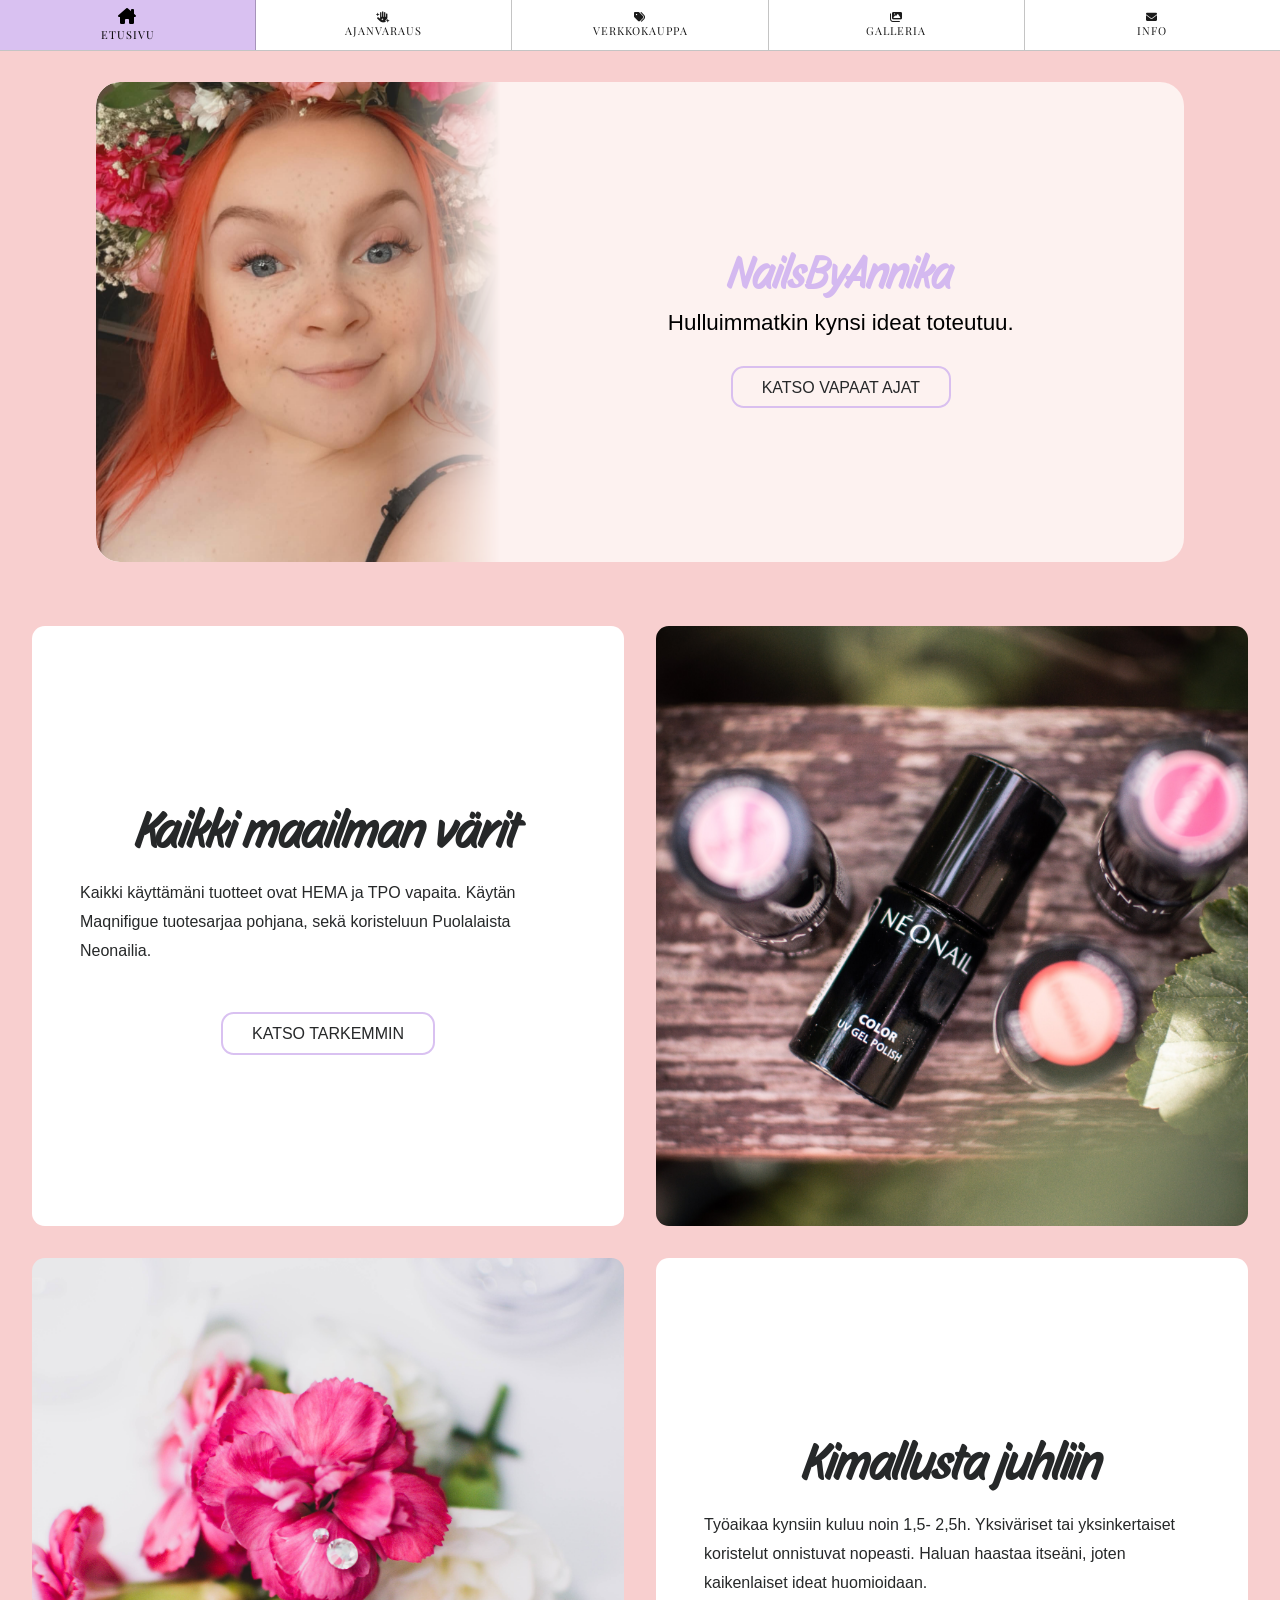
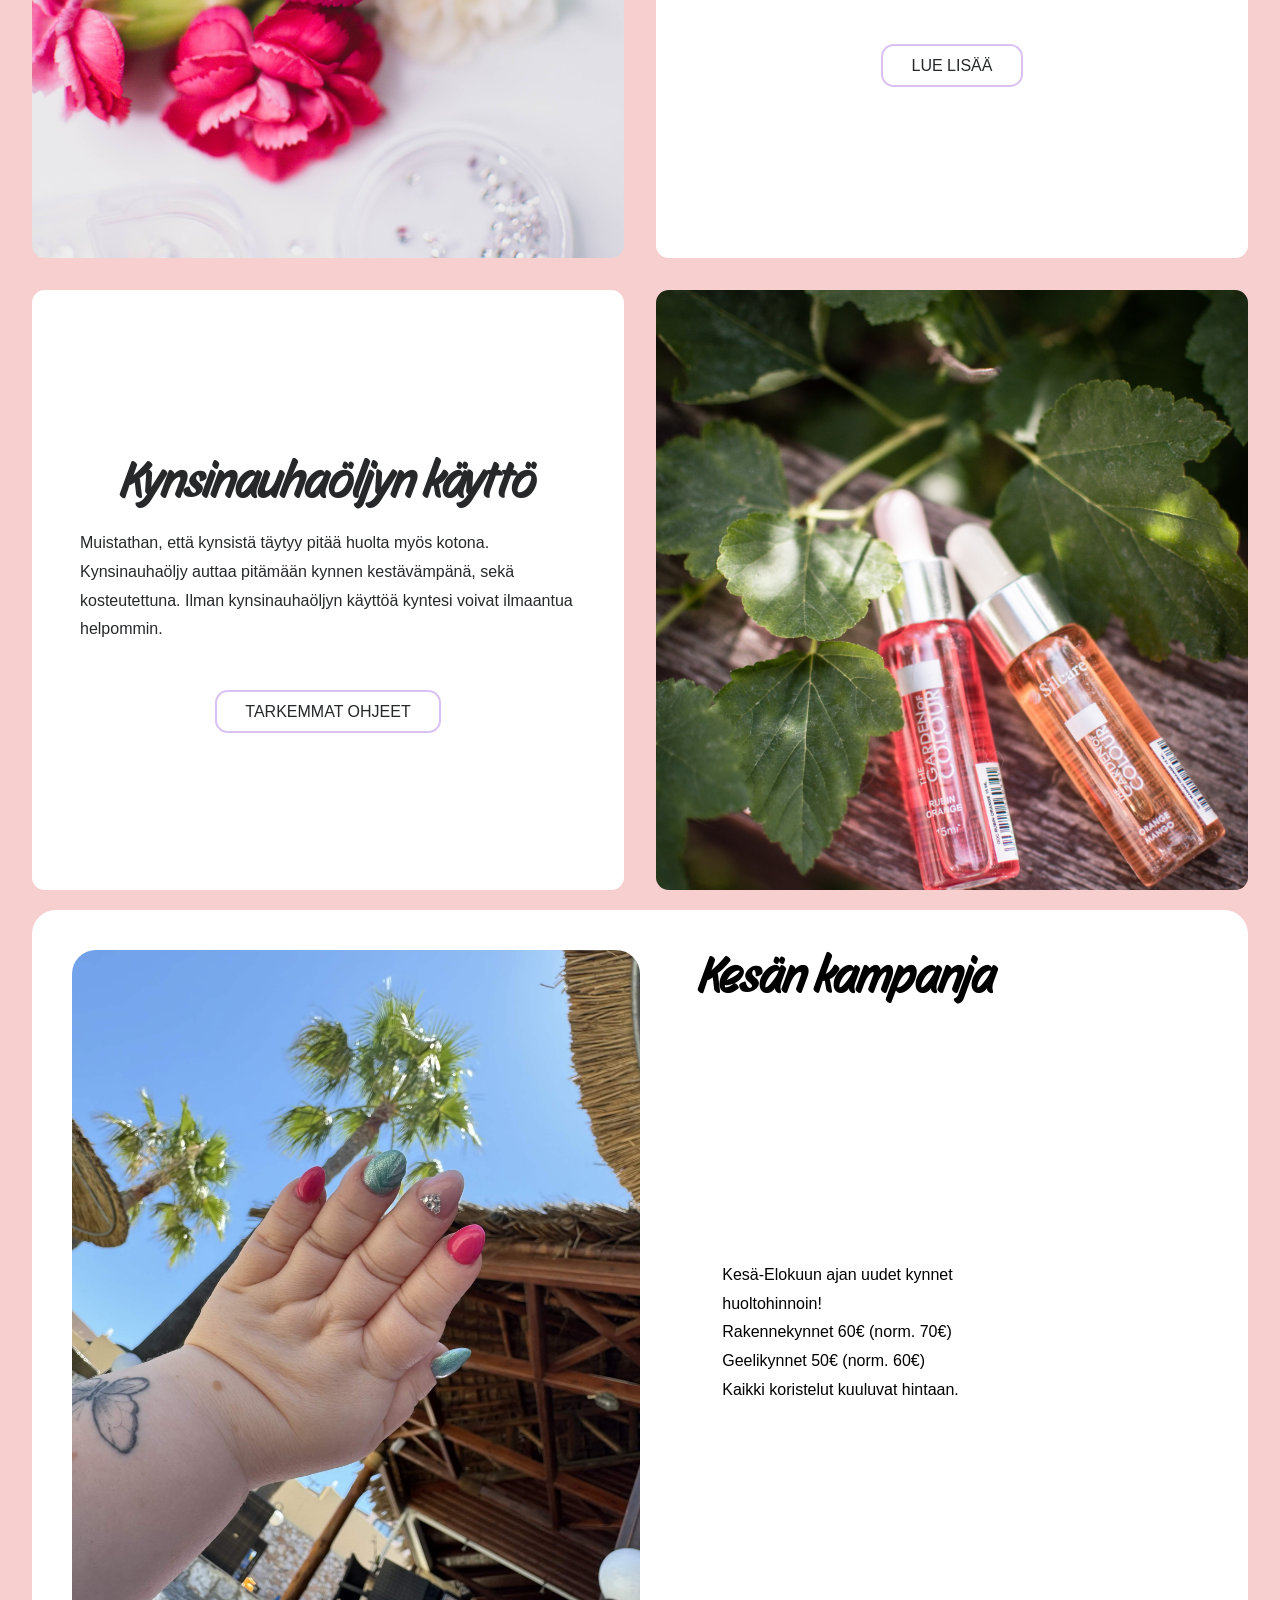
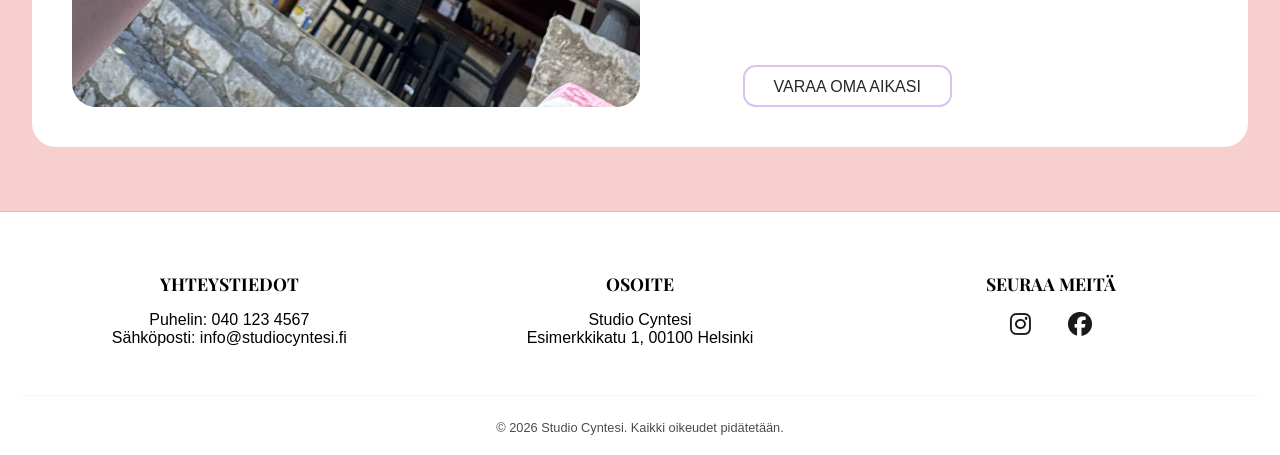
<file: index.html>
<!DOCTYPE html>
<html lang="fi">
    <head>
        <meta charset="UTF-8">
        <meta name="viewport" content="width=device-width, initial-scale=1.0">
        <title>NailsByAnnika</title>
        <meta name="description" content="Kynsistudio NailsByAnnika verkkosivut. Etusivu studion sivustolle. Sivulta löytyy tärkeimmät tiedot ja linkki ajanvaraukseen sekä verkkokauppaan.">
        <link rel="stylesheet" href="CSS/Tyyli.css">
        <link rel="stylesheet" href="https://fonts.googleapis.com/css?family=Story+Script">
        <link href="https://fonts.googleapis.com/css2?family=Playfair+Display:wght@400;700&display=swap" rel="stylesheet">
        <link rel="stylesheet" href="https://cdnjs.cloudflare.com/ajax/libs/font-awesome/6.5.1/css/all.min.css">
    </head>

    <body>
        <header>
            <nav class="navbar">
                <a href="index.html" class="nav-item active">
                    <i class="fa-solid fa-house-chimney icon"></i>
                    <span class="text">Etusivu</span>
                </a>
                <a href="HTML/ajanvaraus.html" class="nav-item">
                    <i class="fa-solid fa-hand-sparkles"></i>
                    <span class="text">Ajanvaraus</span>
                </a>
                <a href="HTML/verkkokauppa.html" class="nav-item">
                    <i class="fa-solid fa-tags"></i>
                    <span class="text">Verkkokauppa</span>
                </a>
                <a href="HTML/galleria.html" class="nav-item">
                    <i class="fa-solid fa-images"></i>
                    <span class="text">Galleria</span>
                </a>
                <a href="HTML/useinkysyttyä.html" class="nav-item">
                    <i class="fa-solid fa-envelope"></i>
                    <span class="text">Info</span>
                </a>
            </nav>
        </header>

        <main>
            <section class="hero">
                <div class="hero_kuva">
                    <img src="Kuvat/Etusivu/Annika Hero.jpg" alt="Kuva kysiteknikko Annikasta">
                </div>
                <div class="hero_teksti">
                    <h1 class="h1_hero">NailsByAnnika</h1>
                    <p class="p_hero">Hulluimmatkin kynsi ideat toteutuu.</p>
                    <a href="HTML/ajanvaraus.html" class="luelisaa_nappi">Katso vapaat ajat</a>
                </div>
            </section>

            <div class="sisalto_kehys">
                <section class="ristikko">
                    <div class="ristikko_kuva">
                        <img src="Kuvat/Etusivu/Neonail.jpg" alt="Kuvassa studiolla käytetyistä Neonailin tuotteista">
                    </div>
                    <div class="ristikko_teksti">
                        <h2 class="h2_ristikko">Kaikki maailman värit</h2>
                        <p class="p_ristikko">Kaikki käyttämäni tuotteet ovat HEMA ja TPO vapaita. 
                            Käytän Maqnifigue tuotesarjaa pohjana, sekä koristeluun Puolalaista Neonailia.</p>
                        <a href="HTML/galleria.html" class="luelisaa_nappi">Katso tarkemmin</a>
                    </div>
                    <div class="ristikko_kuva">
                        <img src="Kuvat/Etusivu/Kimallusta.jpg" alt="Kuvassa ruusu, jonka keskellä timantti.">
                    </div>
                    <div class="ristikko_teksti">
                        <h2 class="h2_ristikko">Kimallusta juhliin</h2>
                        <p class="p_ristikko">Työaikaa kynsiin kuluu noin 1,5- 2,5h. 
                            Yksiväriset tai yksinkertaiset koristelut onnistuvat nopeasti. 
                            Haluan haastaa itseäni, joten kaikenlaiset ideat huomioidaan.</p>
                        <a href="HTML/galleria.html" class="luelisaa_nappi">Lue lisää</a>
                    </div>
                    <div class="ristikko_kuva">
                        <img src="Kuvat/Etusivu/Kynsien hoito.jpg" alt="Kuvassa kaksi kynsiöljy pulloa metsäisessä ympäristössä">
                    </div>
                    <div class="ristikko_teksti">
                        <h2 class="h2_ristikko">Kynsinauhaöljyn käyttö</h2>
                        <p class="p_ristikko">Muistathan, että kynsistä täytyy pitää huolta myös kotona. 
                            Kynsinauhaöljy auttaa pitämään kynnen kestävämpänä, sekä kosteutettuna. 
                            Ilman kynsinauhaöljyn käyttöä kyntesi voivat ilmaantua helpommin.</p>
                        <a href="HTML/useinkysyttyä.html" class="luelisaa_nappi">Tarkemmat ohjeet</a>
                    </div>
                </section>
                <section class="mainos">
                <div class="mainos_kehys">
                    <img class="mainos_kuva" src="Kuvat/Etusivu/Kesä kamppis kynnet.jpg" alt="Kuva toteutuneista kesäkynsistä">
                    <section class="mainos_tekstit">
                        <h2>Kesän kampanja</h2>
                        <p>Kesä-Elokuun ajan uudet kynnet huoltohinnoin! 
                            <br> Rakennekynnet 60€ (norm. 70€) 
                            <br> Geelikynnet 50€ (norm. 60€) 
                            <br> Kaikki koristelut kuuluvat hintaan.</p>
                        <a class="luelisaa_nappi" href="HTML/ajanvaraus.html">Varaa oma aikasi</a>
                    </section>
                </div>
                </section>
            </div>
        </main>

            <footer>
                    <div class="footer-container">
                <div class="footer-section">
                    <h3>Yhteystiedot</h3>
                    <p>Puhelin: 040 123 4567</p>
                    <p>Sähköposti: info@studiocyntesi.fi</p>
                </div>
        
                <div class="footer-section">
                    <h3>Osoite</h3>
                    <p>Studio Cyntesi</p>
                    <p>Esimerkkikatu 1, 00100 Helsinki</p>
                </div>

                <div class="footer-section">
                    <h3>Seuraa meitä</h3>
                    <div class="social-links">
    <a href="#" target="_blank" aria-label="Instagram">
        <i class="fa-brands fa-instagram"></i>
    </a>
    <a href="#" target="_blank" aria-label="Facebook">
        <i class="fa-brands fa-facebook"></i>
    </a>
</div>
                </div>
            </div>

            <div class="footer-bottom">
                <p>&copy; 2026 Studio Cyntesi. Kaikki oikeudet pidätetään.</p>
           </div>
            
        </footer>
    </body>
</html>
</file>
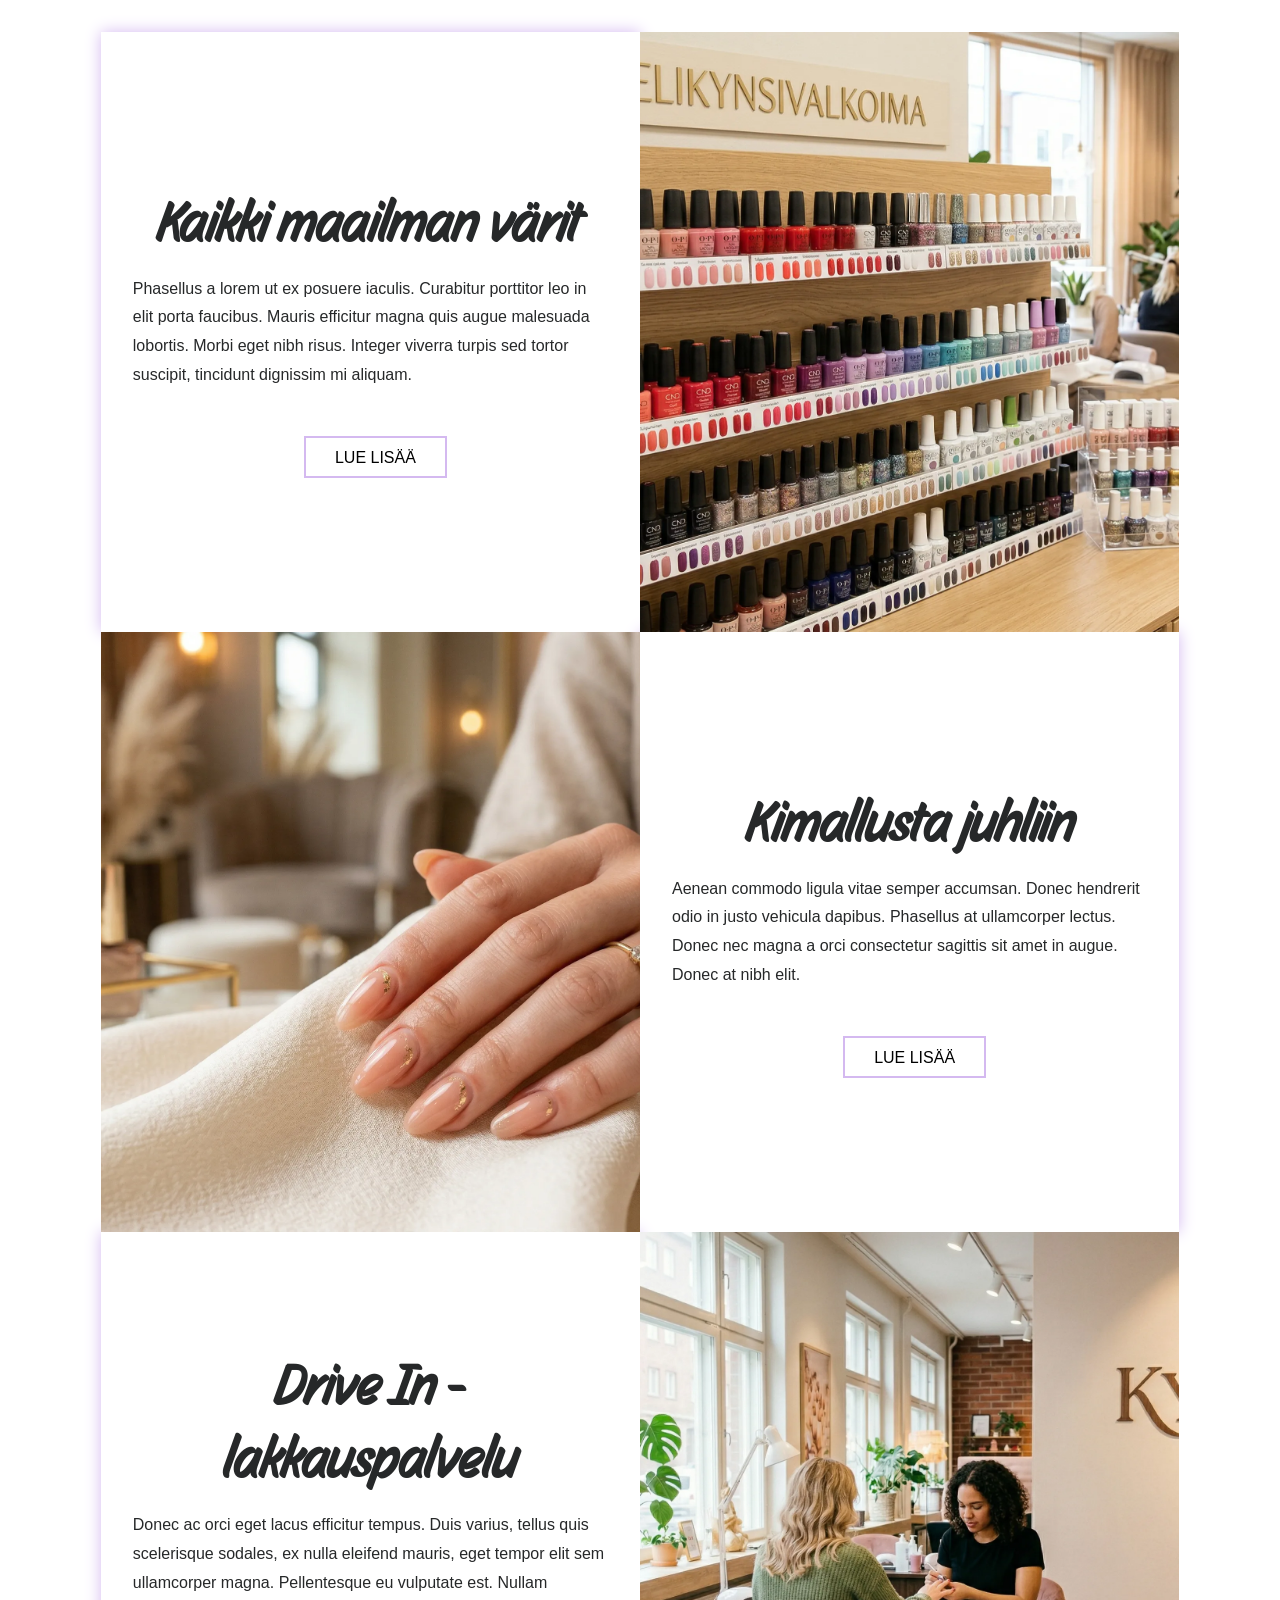
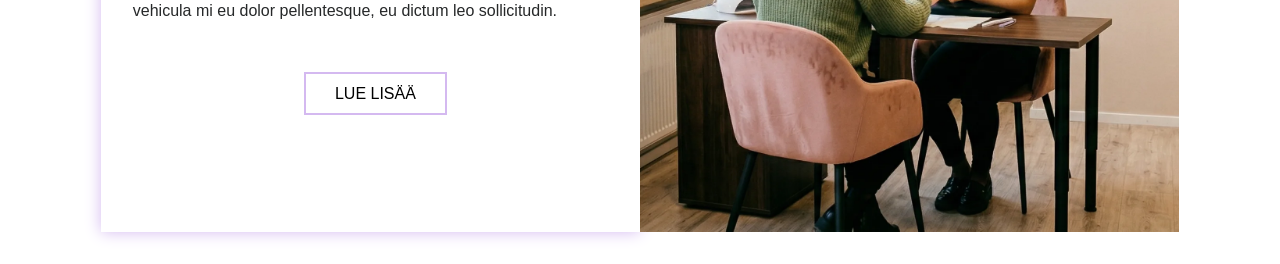
<file: infotaulut/index.html>
<!DOCTYPE html>
<html lang="fi">
    <head>
        <meta charset="UTF-8">
        <meta name="viewport" content="width=device-width, initial-scale=1.0">
        <title>Title tähän</title>
        <meta name="description" content="Sisältökuvaus sivusta tähän hakukonetuloksia varten.">
        <link rel="stylesheet" href="tp_osat_styles.css">
        <link rel="stylesheet" href="https://fonts.googleapis.com/css?family=Story+Script">
    </head>

    <body>
        <header>
            
        </header>

        <main>
            <div class="sisalto_kehys">
                <section class="ristikko">
                    <div class="ristikko_kuva">
                        <img src="testikuva3.webp" alt="Kuvan seliteteksti tähän.">
                    </div>
                    <div class="ristikko_teksti">
                        <h2 class="h2_ristikko">Kaikki maailman värit</h2>
                        <p class="p_ristikko">Phasellus a lorem ut ex posuere iaculis. Curabitur porttitor leo in elit porta faucibus.
                            Mauris efficitur magna quis augue malesuada lobortis. Morbi eget nibh risus.
                            Integer viverra turpis sed tortor suscipit, tincidunt dignissim mi aliquam.</p>
                        <a href="#" class="luelisaa_nappi">Lue lisää</a>
                    </div>
                    <div class="ristikko_kuva">
                        <img src="testikuva2.webp" alt="Kuvan seliteteksti tähän.">
                    </div>
                    <div class="ristikko_teksti">
                        <h2 class="h2_ristikko">Kimallusta juhliin</h2>
                        <p class="p_ristikko">Aenean commodo ligula vitae semper accumsan. Donec hendrerit odio in justo vehicula dapibus.
                            Phasellus at ullamcorper lectus. Donec nec magna a orci consectetur sagittis sit amet in augue. Donec at nibh elit.</p>
                        <a href="#" class="luelisaa_nappi">Lue lisää</a>
                    </div>
                    <div class="ristikko_kuva">
                        <img src="testikuva4.webp" alt="Kuvan seliteteksti tähän.">
                    </div>
                    <div class="ristikko_teksti">
                        <h2 class="h2_ristikko">Drive In -lakkauspalvelu</h2>
                        <p class="p_ristikko">Donec ac orci eget lacus efficitur tempus.
                            Duis varius, tellus quis scelerisque sodales, ex nulla eleifend mauris, eget tempor elit sem ullamcorper magna.
                            Pellentesque eu vulputate est. Nullam vehicula mi eu dolor pellentesque, eu dictum leo sollicitudin.</p>
                        <a href="#" class="luelisaa_nappi">Lue lisää</a>
                    </div>
                </section>
            </div>
        </main>

        <footer>
            
        </footer>
    </body>
</html>
</file>
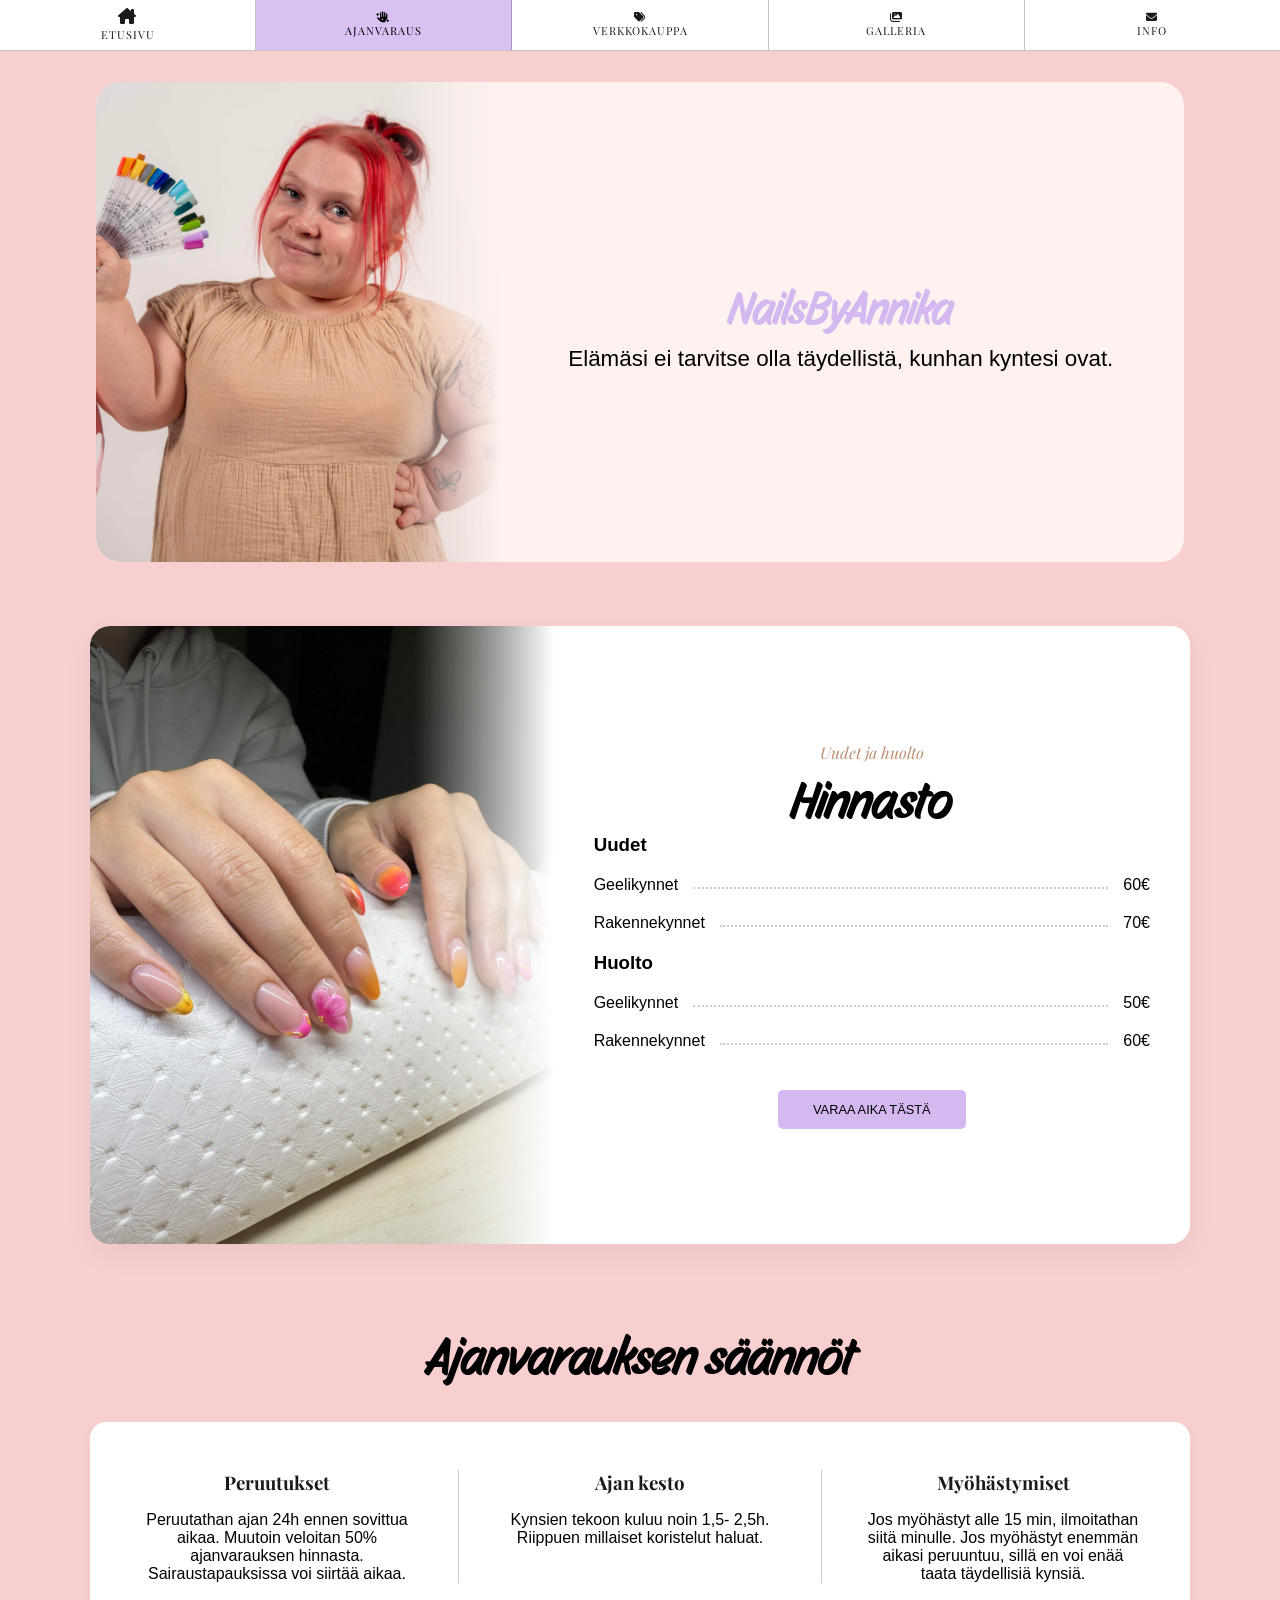
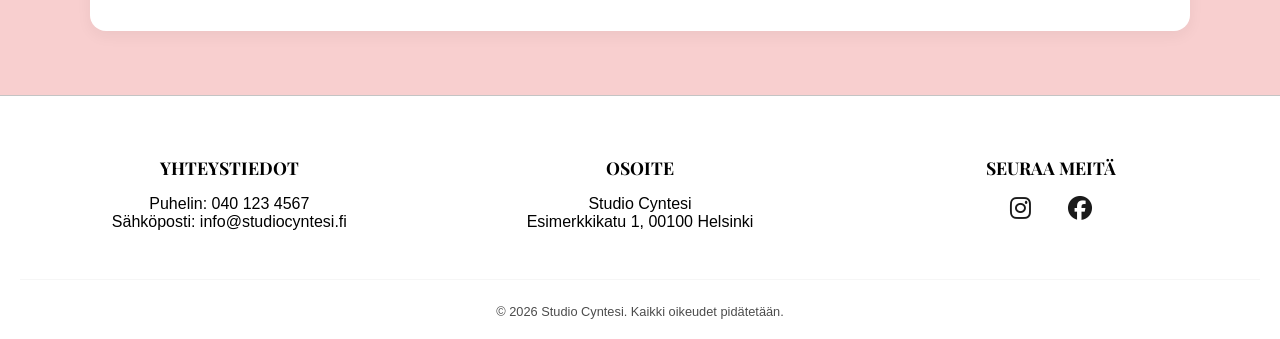
<file: HTML/ajanvaraus.html>
<!DOCTYPE html>
<html lang="fi">
    <head>
        <meta charset="UTF-8">
        <meta name="viewport" content="width=device-width, initial-scale=1.0">
        <title>NailsByAnnika</title>
        <meta name="description" content="Kynsistudio NailsByAnnika verkkosivut. Sivulla voi varata kysien laittoon tai kysihuoltoon. Sivulta löytyy studion hinnasto normaaleille palveluille.">
        <link rel="stylesheet" href="../CSS/Tyyli.css">
        <link rel="stylesheet" href="https://fonts.googleapis.com/css?family=Story+Script">
        <link href="https://fonts.googleapis.com/css2?family=Playfair+Display:wght@400;700&display=swap" rel="stylesheet">
        <link rel="stylesheet" href="https://cdnjs.cloudflare.com/ajax/libs/font-awesome/6.5.1/css/all.min.css">
    </head>

    <body>
        <header>
            <nav class="navbar">
                <a href="../index.html" class="nav-item">
                    <i class="fa-solid fa-house-chimney icon"></i>
                    <span class="text">Etusivu</span>
                </a>
                <a href="../HTML/ajanvaraus.html" class="nav-item active">
                    <i class="fa-solid fa-hand-sparkles"></i>
                    <span class="text">Ajanvaraus</span>
                </a>
                <a href="../HTML/verkkokauppa.html" class="nav-item">
                    <i class="fa-solid fa-tags"></i>
                    <span class="text">Verkkokauppa</span>
                </a>
                <a href="../HTML/galleria.html" class="nav-item">
                    <i class="fa-solid fa-images"></i>
                    <span class="text">Galleria</span>
                </a>
                <a href="../HTML/useinkysyttyä.html" class="nav-item">
                    <i class="fa-solid fa-envelope"></i>
                    <span class="text">Info</span>
                </a>
            </nav>
        </header>

        <main>
            <section class="hero">
                <div class="hero_kuva">
                    <img src="../Kuvat/Ajanvaraus/Annika ja viuhka.jpg" alt="Kuvan tekstiselite tähän.">
                </div>
                <div class="hero_teksti">
                    <h1 class="h1_hero">NailsByAnnika</h1>
                    <p class="p_hero">Elämäsi ei tarvitse olla täydellistä, kunhan kyntesi ovat.</p>
                </div>
            </section>
            
            <section class="hinnasto_sektio">
        <div class="hinnasto_container">
            <div class="hinnasto_kuva_box">
                <img src="../Kuvat/Galleria/Kynnet1.jpg" alt="Kynnet" class="fade_kuva">
            </div>

            <div class="hinnasto_lista_box">
                <p class="hinnasto_sub">Uudet ja huolto</p>
                <h2 class="h2_ristikko">Hinnasto</h2>

                <div class="hinnasto_rivit">
                    <div class="hinnasto_rivi">
                        <div class="palvelu_teksti">
                            <h3>Uudet</h3>
                            <p>Geelikynnet</p>
                        </div>
                        <div class="hinnasto_pisteet"></div>
                        <span class="hinta">60€</span>
                    </div>
                    <div class="hinnasto_rivi">
                        <div class="palvelu_teksti">
                            <p>Rakennekynnet</p>
                        </div>
                        <div class="hinnasto_pisteet"></div>
                        <span class="hinta">70€</span>
                    </div>

                    <div class="hinnasto_rivi">
                        <div class="palvelu_teksti">
                            <h3>Huolto</h3>
                            <p>Geelikynnet</p>
                        </div>
                        <div class="hinnasto_pisteet"></div>
                        <span class="hinta">50€</span>
                    </div>
                    <div class="hinnasto_rivi">
                        <div class="palvelu_teksti">
                            <p>Rakennekynnet</p>
                        </div>
                        <div class="hinnasto_pisteet"></div>
                        <span class="hinta">60€</span>
                    </div>
                </div>

                <a href="./ajanvaraus.html" class="hinnasto_nappi">Varaa aika tästä</a>
            </div>
        </div>
    </section>

<section class="saannot-osio">
    <h2 class="h2_ristikko">Ajanvarauksen säännöt</h2>
    <div class="saannot-container">
        <div class="saanto-sarake">
            <h3>Peruutukset</h3>
            <p>Peruutathan ajan 24h ennen sovittua aikaa. Muutoin veloitan 50% ajanvarauksen hinnasta. Sairaustapauksissa voi siirtää aikaa.</p>
        </div>
        <div class="pystyviiva"></div>
        <div class="saanto-sarake">
            <h3>Ajan kesto</h3>
            <p>Kynsien tekoon kuluu noin 1,5- 2,5h. Riippuen millaiset koristelut haluat.</p>
        </div>
        <div class="pystyviiva"></div>
        <div class="saanto-sarake">
            <h3>Myöhästymiset</h3>
            <p>Jos myöhästyt alle 15 min, ilmoitathan siitä minulle. Jos myöhästyt enemmän aikasi peruuntuu, sillä en voi enää taata täydellisiä kynsiä.</p>
        </div>
    </div>
</section>

        </main>

            <footer>
                    <div class="footer-container">
                <div class="footer-section">
                    <h3>Yhteystiedot</h3>
                    <p>Puhelin: 040 123 4567</p>
                    <p>Sähköposti: info@studiocyntesi.fi</p>
                </div>
        
                <div class="footer-section">
                    <h3>Osoite</h3>
                    <p>Studio Cyntesi</p>
                    <p>Esimerkkikatu 1, 00100 Helsinki</p>
                </div>

                <div class="footer-section">
                    <h3>Seuraa meitä</h3>
                    <div class="social-links">
    <a href="#" target="_blank" aria-label="Instagram">
        <i class="fa-brands fa-instagram"></i>
    </a>
    <a href="#" target="_blank" aria-label="Facebook">
        <i class="fa-brands fa-facebook"></i>
    </a>
</div>
                </div>
            </div>

            <div class="footer-bottom">
                <p>&copy; 2026 Studio Cyntesi. Kaikki oikeudet pidätetään.</p>
           </div>
            
        </footer>
    </body>
</html>
</file>
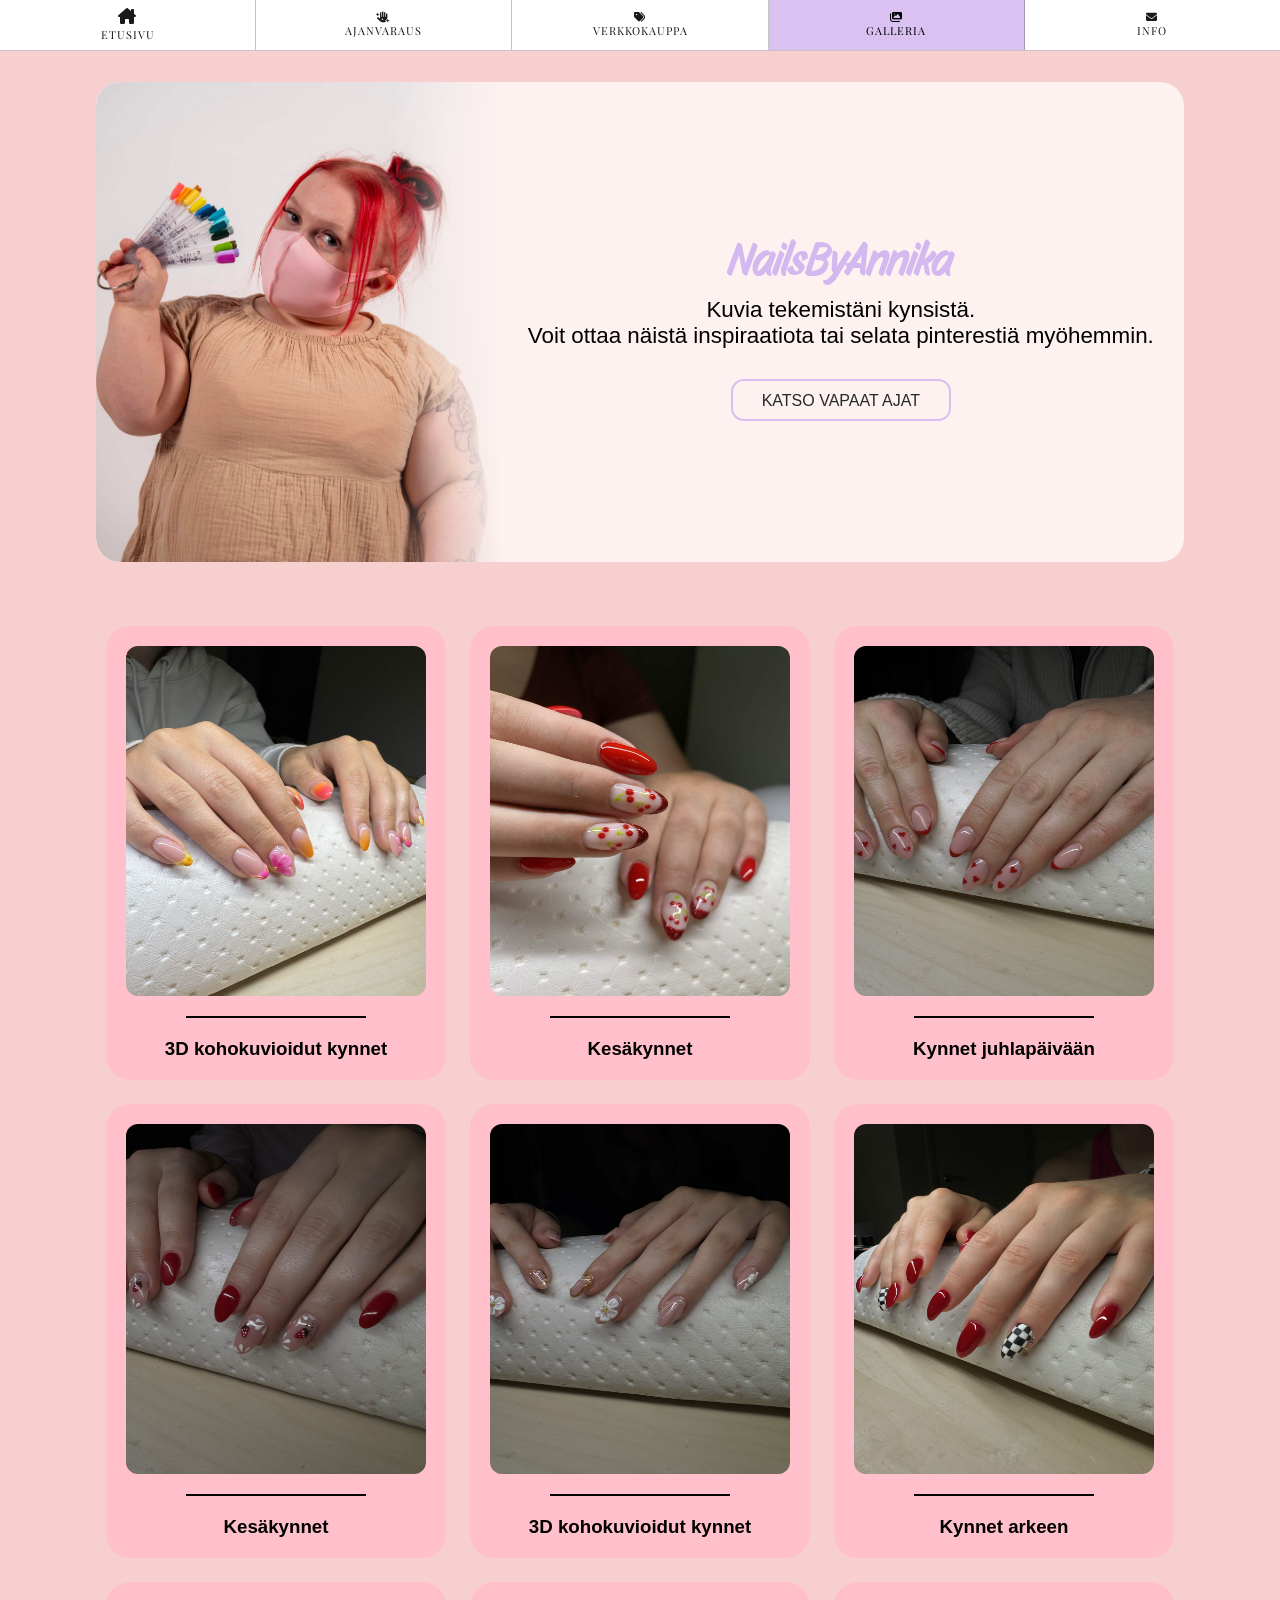
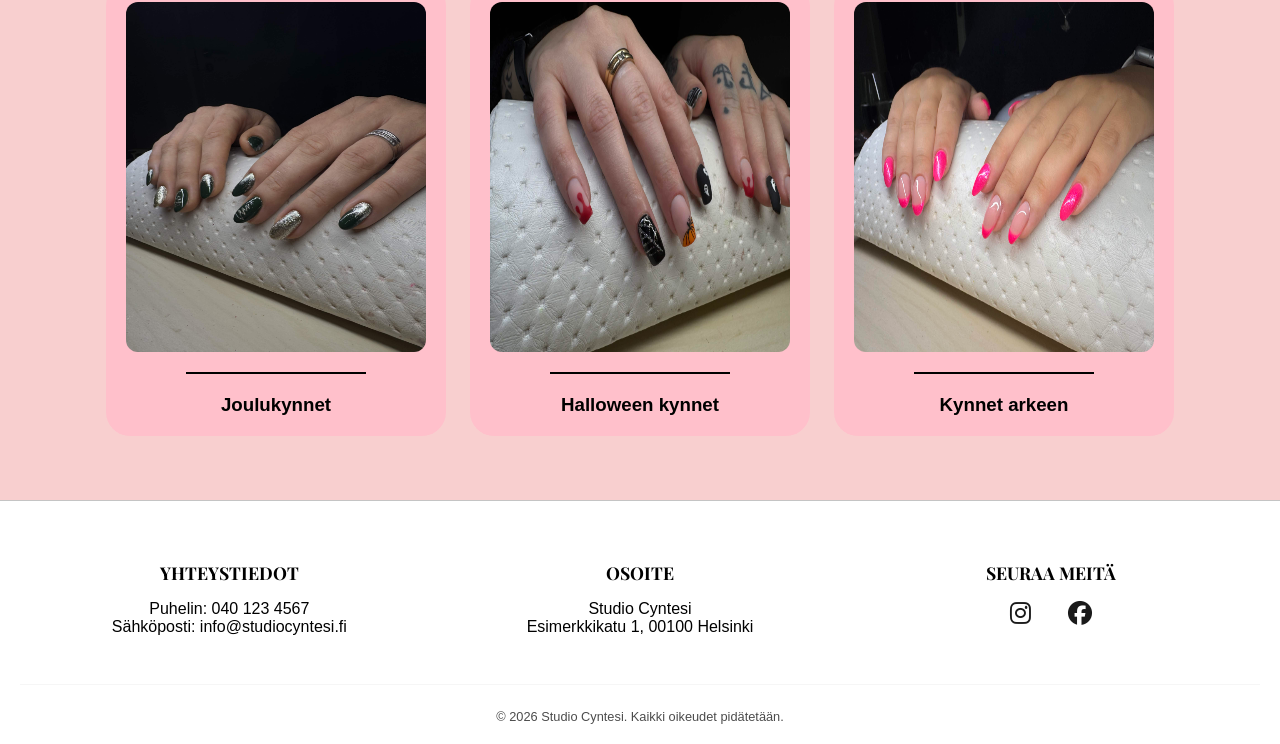
<file: HTML/galleria.html>
<!DOCTYPE html>
<html lang="fi">
    <head>
        <meta charset="UTF-8">
        <meta name="viewport" content="width=device-width, initial-scale=1.0">
        <title>NailsByAnnika</title>
        <meta name="description" content="Kynsistudio NailsByAnnika verkkosivut. Sivulla näkyy studion tuottamia kysiä insipiraatioksi asiakkaan seuraaviin kynsiin">
        <link rel="stylesheet" href="../CSS/Tyyli.css">
        <link rel="stylesheet" href="https://fonts.googleapis.com/css?family=Story+Script">
        <link href="https://fonts.googleapis.com/css2?family=Playfair+Display:wght@400;700&display=swap" rel="stylesheet">
        <link rel="stylesheet" href="https://cdnjs.cloudflare.com/ajax/libs/font-awesome/6.5.1/css/all.min.css">
    </head>

    <body>
        <header>
            <nav class="navbar">
                <a href="../index.html" class="nav-item">
                    <i class="fa-solid fa-house-chimney icon"></i>
                    <span class="text">Etusivu</span>
                </a>
                <a href="./ajanvaraus.html" class="nav-item">
                    <i class="fa-solid fa-hand-sparkles"></i>
                    <span class="text">Ajanvaraus</span>
                </a>
                <a href="./verkkokauppa.html" class="nav-item">
                    <i class="fa-solid fa-tags"></i>
                    <span class="text">Verkkokauppa</span>
                </a>
                <a href="./galleria.html" class="nav-item active">
                    <i class="fa-solid fa-images"></i>
                    <span class="text">Galleria</span>
                </a>
                <a href="./useinkysyttyä.html" class="nav-item">
                    <i class="fa-solid fa-envelope"></i>
                    <span class="text">Info</span>
                </a>
            </nav>
        </header>

        <main>
            <section class="hero">
                <div class="hero_kuva">
                    <img src="../Kuvat/Galleria/Herokuva.jpg" alt="Kuva Annikasta väriviuhkan kanssa.">
                </div>
                <div class="hero_teksti">
                    <h1 class="h1_hero">NailsByAnnika</h1>
                    <p class="p_hero">Kuvia tekemistäni kynsistä.
                        <br>Voit ottaa näistä inspiraatiota tai selata pinterestiä myöhemmin.</p>
                    <a href="./ajanvaraus.html" class="luelisaa_nappi">Katso vapaat ajat</a>
                </div>
            </section>

            <div class="sisalto_kehys">
                <section class="galleria_kortit">
                    <section class="galleria_kortti">
                        <img class="galleria_kortti_kuva"src="../Kuvat/Galleria/Kynnet1.jpg" alt="3D kohokuvioidut kynnet">
                        <hr class="galleria_kortti_valiviiva">
                        <div class="galleria_kortti_otsikko">
                            <h3>3D kohokuvioidut kynnet</h3>  
                        </div>
                    </section>
                    <section class="galleria_kortti">
                        <img class="galleria_kortti_kuva"src="../Kuvat/Galleria/Kynnet2.jpg" alt="Kesäkynnet">
                        <hr class="galleria_kortti_valiviiva">
                        <div class="galleria_kortti_otsikko">
                            <h3>Kesäkynnet</h3>  
                        </div>
                    </section>
                    <section class="galleria_kortti">
                        <img class="galleria_kortti_kuva"src="../Kuvat/Galleria/Kynnet3.jpg" alt="Kynnet juhlapäivään">
                        <hr class="galleria_kortti_valiviiva">
                        <div class="galleria_kortti_otsikko">
                            <h3>Kynnet juhlapäivään</h3>  
                        </div>
                    </section>
                    <section class="galleria_kortti">
                        <img class="galleria_kortti_kuva"src="../Kuvat/Galleria/Kynnet6.jpg" alt="Kesäkynnet toinen variaatio">
                        <hr class="galleria_kortti_valiviiva">
                        <div class="galleria_kortti_otsikko">
                            <h3>Kesäkynnet</h3>  
                        </div>
                    </section>
                    <section class="galleria_kortti">
                        <img class="galleria_kortti_kuva"src="../Kuvat/Galleria/Kynnet7.jpg" alt="3D kohokuvioidut kynnet toinen variaatio">
                        <hr class="galleria_kortti_valiviiva">
                        <div class="galleria_kortti_otsikko">
                            <h3>3D kohokuvioidut kynnet</h3>  
                        </div>
                    </section>
                    <section class="galleria_kortti">
                        <img class="galleria_kortti_kuva"src="../Kuvat/Galleria/Kynnet8.jpg" alt="Kynnet arkeen">
                        <hr class="galleria_kortti_valiviiva">
                        <div class="galleria_kortti_otsikko">
                            <h3>Kynnet arkeen</h3>  
                        </div>
                    </section>
                    <section class="galleria_kortti">
                        <img class="galleria_kortti_kuva"src="../Kuvat/Galleria/Tummat glitter kynnet.jpg" alt="Joulukynnet">
                        <hr class="galleria_kortti_valiviiva">
                        <div class="galleria_kortti_otsikko">
                            <h3>Joulukynnet</h3>  
                        </div>
                    </section>
                    <section class="galleria_kortti">
                        <img class="galleria_kortti_kuva"src="../Kuvat/Galleria/Halloween kynnet.jpg" alt="Halloween kynnets">
                        <hr class="galleria_kortti_valiviiva">
                        <div class="galleria_kortti_otsikko">
                            <h3>Halloween kynnet</h3>  
                        </div>
                    </section>
                    <section class="galleria_kortti">
                        <img class="galleria_kortti_kuva"src="../Kuvat/Galleria/Pinkit kynnet.jpg" alt="Kynnet arkeen Toinen versio">
                        <hr class="galleria_kortti_valiviiva">
                        <div class="galleria_kortti_otsikko">
                            <h3>Kynnet arkeen</h3>  
                        </div>
                    </section>
                </section>
            </div>
        </main>

            <footer>
                    <div class="footer-container">
                <div class="footer-section">
                    <h3>Yhteystiedot</h3>
                    <p>Puhelin: 040 123 4567</p>
                    <p>Sähköposti: info@studiocyntesi.fi</p>
                </div>
        
                <div class="footer-section">
                    <h3>Osoite</h3>
                    <p>Studio Cyntesi</p>
                    <p>Esimerkkikatu 1, 00100 Helsinki</p>
                </div>

                <div class="footer-section">
                    <h3>Seuraa meitä</h3>
                    <div class="social-links">
    <a href="#" target="_blank" aria-label="Instagram">
        <i class="fa-brands fa-instagram"></i>
    </a>
    <a href="#" target="_blank" aria-label="Facebook">
        <i class="fa-brands fa-facebook"></i>
    </a>
</div>
                </div>
            </div>

            <div class="footer-bottom">
                <p>&copy; 2026 Studio Cyntesi. Kaikki oikeudet pidätetään.</p>
           </div>
            
        </footer>
    </body>
</html>
</file>
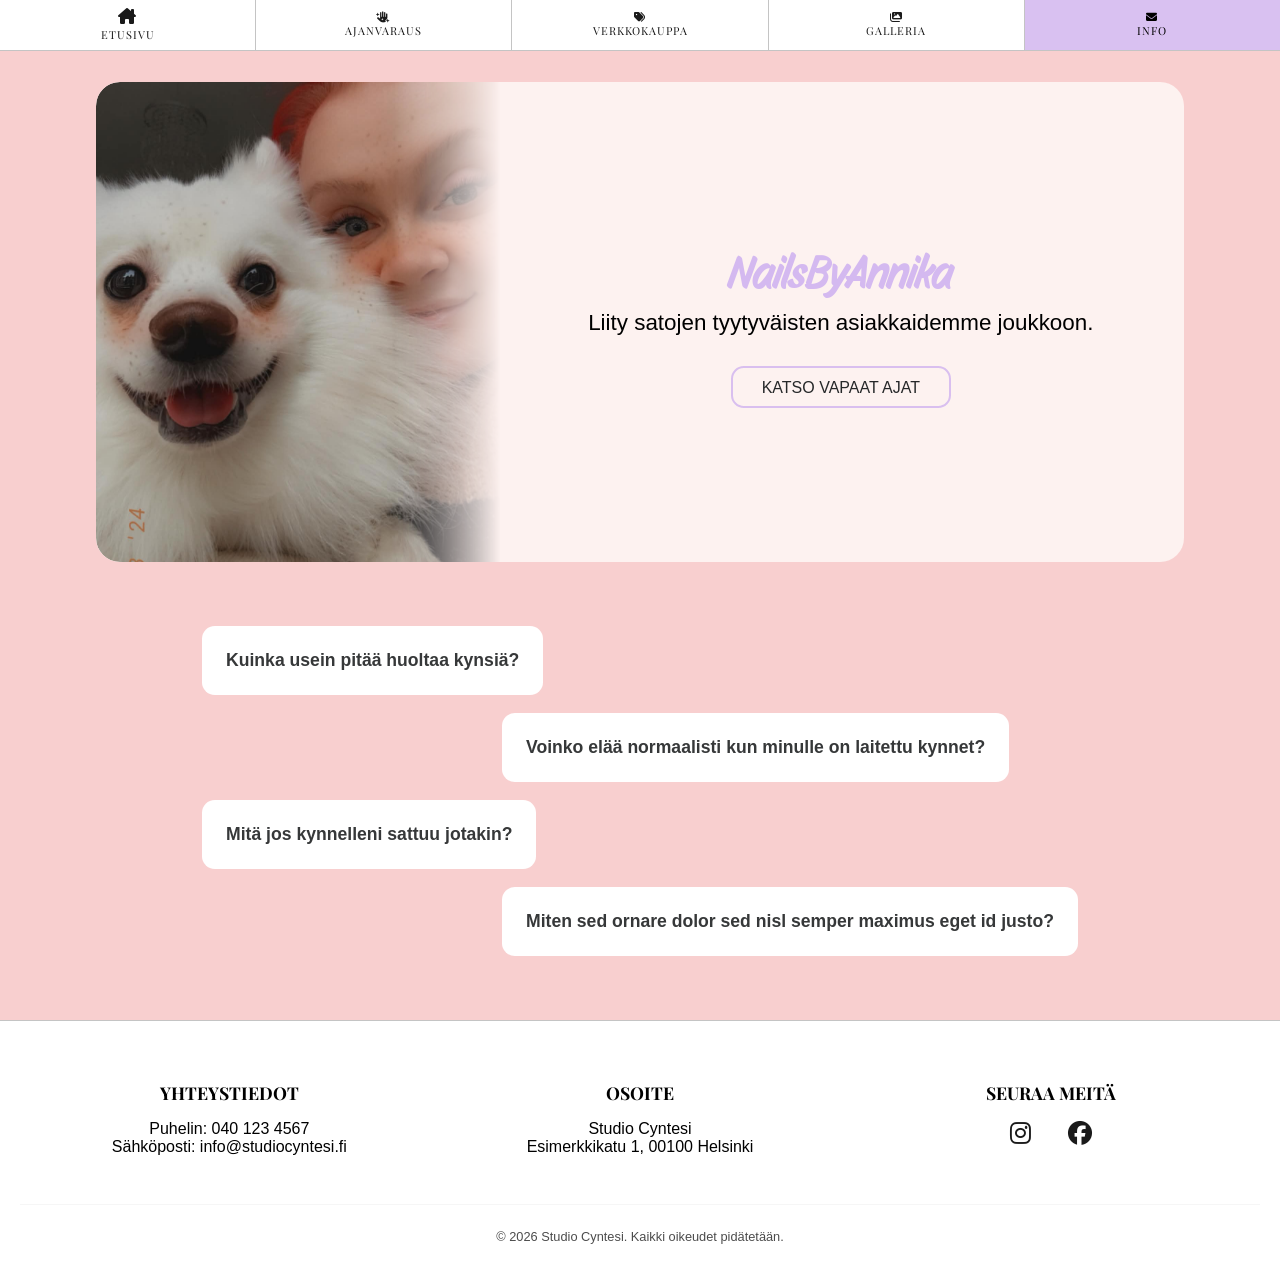
<file: HTML/useinkysyttyä.html>
<!DOCTYPE html>
<html lang="fi">
    <head>
        <meta charset="UTF-8">
        <meta name="viewport" content="width=device-width, initial-scale=1.0">
        <title>NailsByAnnika</title>
        <meta name="description" content="Kynsistudio NailsByAnnika verkkosivut. Sivulla usein kysyttyjä kysymyksiä kynien hoitoon liittyen">
        <link rel="stylesheet" href="../CSS/Tyyli.css">
        <link rel="stylesheet" href="https://fonts.googleapis.com/css?family=Story+Script">
        <link href="https://fonts.googleapis.com/css2?family=Playfair+Display:wght@400;700&display=swap" rel="stylesheet">
        <link rel="stylesheet" href="https://cdnjs.cloudflare.com/ajax/libs/font-awesome/6.5.1/css/all.min.css">
    </head>

    <body>
        <header>
            <nav class="navbar">
                <a href="../index.html" class="nav-item">
                    <i class="fa-solid fa-house-chimney icon"></i>
                    <span class="text">Etusivu</span>
                </a>
                <a href="../HTML/ajanvaraus.html" class="nav-item">
                    <i class="fa-solid fa-hand-sparkles"></i>
                    <span class="text">Ajanvaraus</span>
                </a>
                <a href="../HTML/verkkokauppa.html" class="nav-item">
                    <i class="fa-solid fa-tags"></i>
                    <span class="text">Verkkokauppa</span>
                </a>
                <a href="../HTML/galleria.html" class="nav-item">
                    <i class="fa-solid fa-images"></i>
                    <span class="text">Galleria</span>
                </a>
                <a href="../HTML/useinkysyttyä.html" class="nav-item active">
                    <i class="fa-solid fa-envelope"></i>
                    <span class="text">Info</span>
                </a>
            </nav>
        </header>

        <main>
            <section class="hero">
                <div class="hero_kuva">
                    <img src="../Kuvat/Info/Annika ja Diego.jpg" alt="Kuvan tekstiselite tähän.">
                </div>
                <div class="hero_teksti">
                    <h1 class="h1_hero">NailsByAnnika</h1>
                    <p class="p_hero">Liity satojen tyytyväisten asiakkaidemme joukkoon.</p>
                    <a href="#" class="luelisaa_nappi">Katso vapaat ajat</a>
                </div>
            </section>

            <div class="sisalto_kehys">
                <div class="kysymysrivi">
                    <article class="kysymys">
                        <details>
                            <summary>
                                <h2 class="h2_kysymys">Kuinka usein pitää huoltaa kynsiä?</h2>
                            </summary>
                            <div class="vastaus">
                                <p>Kynsien huoltoväli riippuu kynsiesi kasvun pituudesta, 
                                    sekä miten hoidat kynsiä. Suosittelen max. 3,5-4vk huoltovälejä, jottei kynnet lähde repsottelemaan ajan kuluessa. </p>
                            </div>
                        </details>
                    </article>
                    <div class="tyhjaa"></div>
                </div><br>
                <div class="kysymysrivi">
                    <div class="tyhjaa"></div>
                    <article class="kysymys">
                        <details>
                            <summary>
                                <h2 class="h2_kysymys">Voinko elää normaalisti kun minulle on laitettu kynnet? </h2>
                            </summary>
                            <div class="vastaus">
                                <p>Kyllä voit. Toki kynnet eivät ole työkalu 
                                    joita voi kolautella tai joilla voi availla tölkkejä, 
                                    mutta muuten voit käyttää ihan normaalisti. </p>
                            </div>
                        </details>
                    </article>
                </div><br>
                <div class="kysymysrivi">
                    <article class="kysymys">
                        <details>
                            <summary>
                                <h2 class="h2_kysymys">Mitä jos kynnelleni sattuu jotakin?</h2>
                            </summary>
                            <div class="vastaus">
                                <p>Korjaan kyntesi mielelläni, jos sille sattuu jokin tapaturma.
                                     Ole siis vain yhteydessä niin sovitaan aika korjaukseen.</p>
                            </div>
                        </details>
                    </article>
                    <div class="tyhjaa"></div>
                </div><br>
                <div class="kysymysrivi">
                    <div class="tyhjaa"></div>
                    <article class="kysymys">
                        <details>
                            <summary>
                                <h2 class="h2_kysymys">Miten sed ornare dolor sed nisl semper maximus eget id justo?</h2>
                            </summary>
                            <div class="vastaus">
                                <p>Cras nec pretium dolor, vel elementum orci. Proin porta elementum urna, a maximus tortor tempus sit amet. Nam ac facilisis nunc.</p>
                            </div>
                        </details>
                    </article>
                </div>
            </div>

        </main>

            <footer>
                    <div class="footer-container">
                <div class="footer-section">
                    <h3>Yhteystiedot</h3>
                    <p>Puhelin: 040 123 4567</p>
                    <p>Sähköposti: info@studiocyntesi.fi</p>
                </div>
        
                <div class="footer-section">
                    <h3>Osoite</h3>
                    <p>Studio Cyntesi</p>
                    <p>Esimerkkikatu 1, 00100 Helsinki</p>
                </div>

                <div class="footer-section">
                    <h3>Seuraa meitä</h3>
                    <div class="social-links">
    <a href="#" target="_blank" aria-label="Instagram">
        <i class="fa-brands fa-instagram"></i>
    </a>
    <a href="#" target="_blank" aria-label="Facebook">
        <i class="fa-brands fa-facebook"></i>
    </a>
</div>
                </div>
            </div>

            <div class="footer-bottom">
                <p>&copy; 2026 Studio Cyntesi. Kaikki oikeudet pidätetään.</p>
           </div>
            
        </footer>
    </body>
</html>
</file>
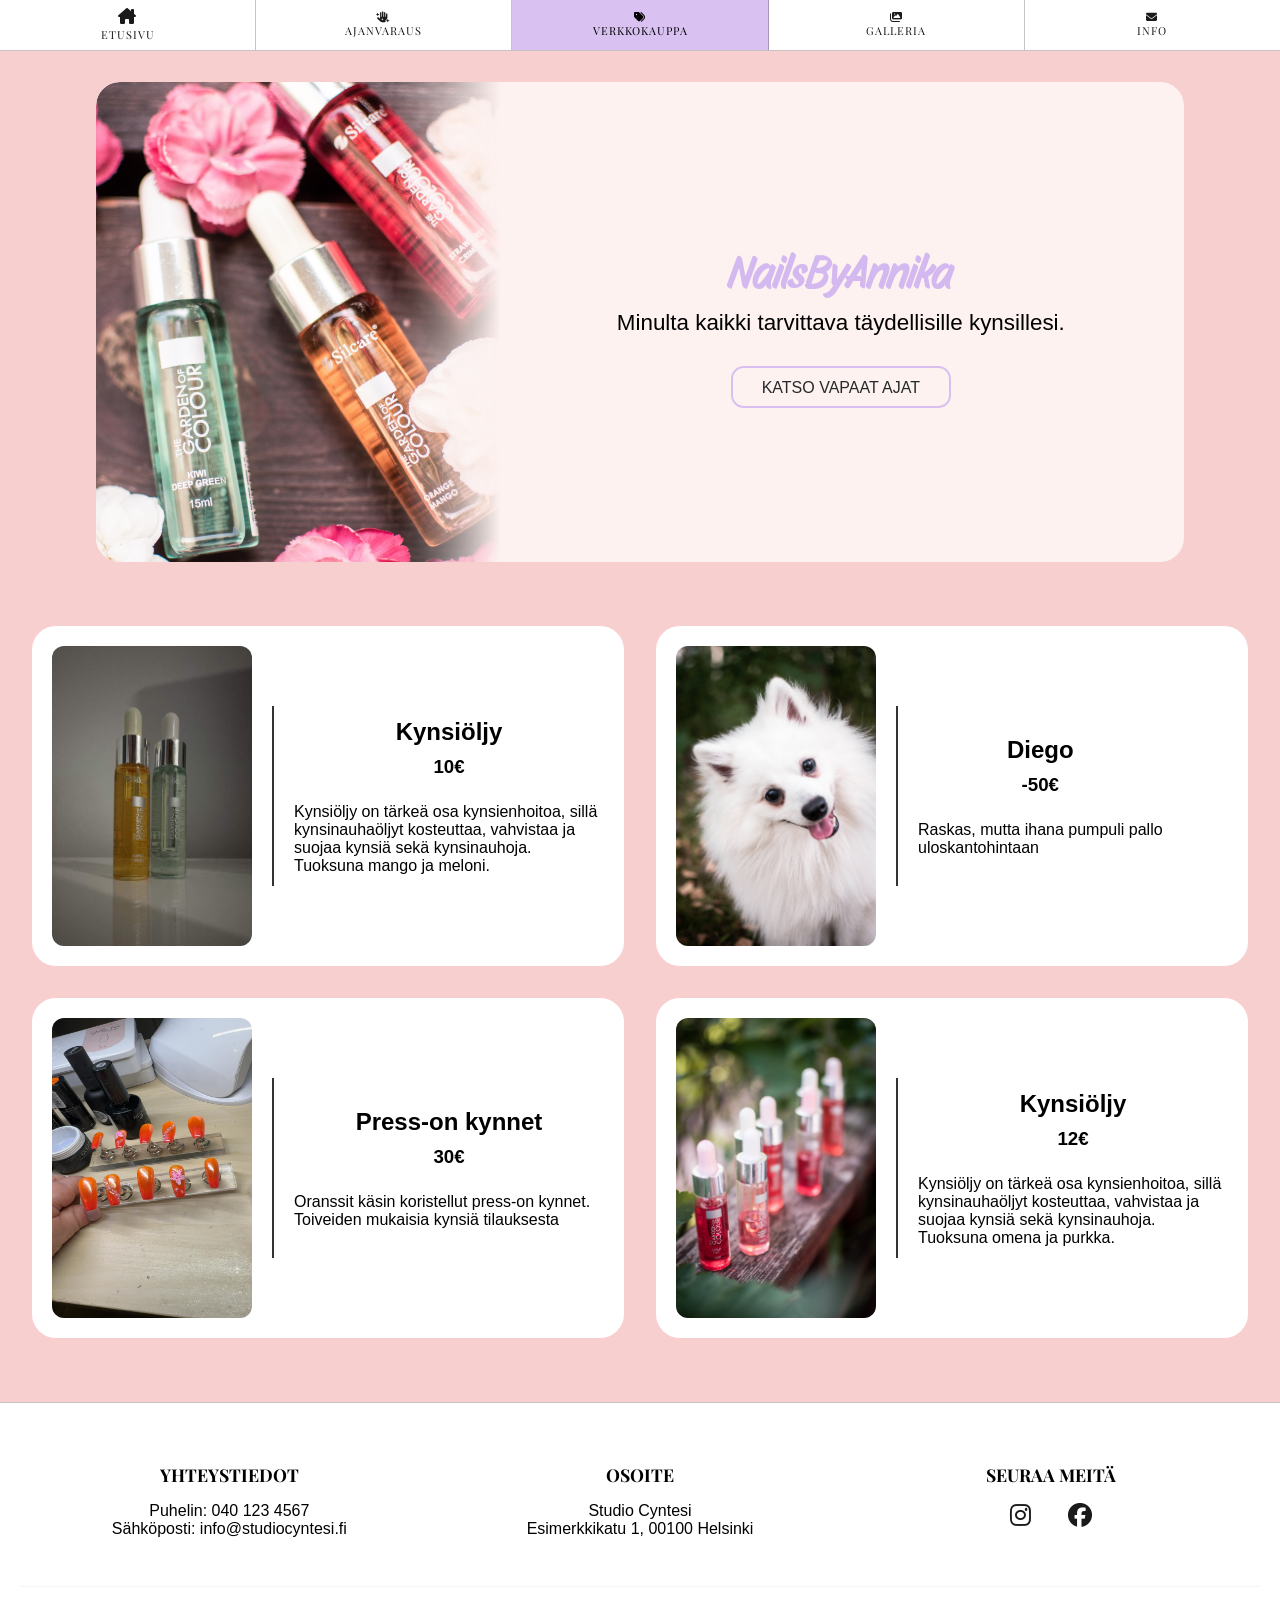
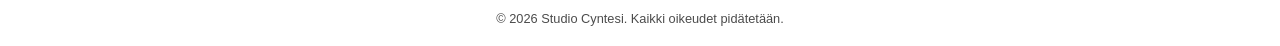
<file: HTML/verkkokauppa.html>
<!DOCTYPE html>
<html lang="fi">
    <head>
        <meta charset="UTF-8">
        <meta name="viewport" content="width=device-width, initial-scale=1.0">
        <title>NailsByAnnika</title>
        <meta name="description" content="Kynsistudio NailsByAnnika verkkosivut. Verkkokauppa, jossa myynnissä kynsiöljyjä ja press-on kynsiä">
        <link rel="stylesheet" href="../CSS/Tyyli.css">
        <link rel="stylesheet" href="https://fonts.googleapis.com/css?family=Story+Script">
        <link href="https://fonts.googleapis.com/css2?family=Playfair+Display:wght@400;700&display=swap" rel="stylesheet">
        <link rel="stylesheet" href="https://cdnjs.cloudflare.com/ajax/libs/font-awesome/6.5.1/css/all.min.css">
    </head>

    <body>
        <header>
            <nav class="navbar">
                <a href="../index.html" class="nav-item">
                    <i class="fa-solid fa-house-chimney icon"></i>
                    <span class="text">Etusivu</span>
                </a>
                <a href="./ajanvaraus.html" class="nav-item">
                    <i class="fa-solid fa-hand-sparkles"></i>
                    <span class="text">Ajanvaraus</span>
                </a>
                <a href="./verkkokauppa.html" class="nav-item active">
                    <i class="fa-solid fa-tags"></i>
                    <span class="text">Verkkokauppa</span>
                </a>
                <a href="./galleria.html" class="nav-item">
                    <i class="fa-solid fa-images"></i>
                    <span class="text">Galleria</span>
                </a>
                <a href="./useinkysyttyä.html" class="nav-item">
                    <i class="fa-solid fa-envelope"></i>
                    <span class="text">Info</span>
                </a>
            </nav>
        </header>

        <main>
            <section class="hero">
                <div class="hero_kuva">
                    <img src="../Kuvat/Verkkokauppa/Kynsiöljy ja kukkaset.jpg" alt="Kuvassa kaksi kynsiöljy pulloa kukkasten kanssa">
                </div>
                <div class="hero_teksti">
                    <h1 class="h1_hero">NailsByAnnika</h1>
                    <p class="p_hero">Minulta kaikki tarvittava täydellisille kynsillesi.</p>
                    <a href="#" class="luelisaa_nappi">Katso vapaat ajat</a>
                </div>
            </section>

            <div class="sisalto_kehys">
                <section class="verkkokauppa_kortit">
                    <section class="verkkokauppa_kortti">
                       <div class="verkkokauppa_vaaka">
                            <img class="verkkokauppa_kuva" src="../Kuvat/Verkkokauppa/Kynsiöljy.jpg" alt="Kuva myynnissä olevasta vihreästä kynsiöljystä">
                            <div class="verkkokauppa_jakoviiva"></div>
                            <div class="verkkokauppa_tuotekuvaus">
                                <h2>Kynsiöljy</h2>
                                <h3>10€</h3>
                                <p>Kynsiöljy on tärkeä osa kynsienhoitoa, sillä kynsinauhaöljyt kosteuttaa, vahvistaa ja suojaa kynsiä sekä kynsinauhoja. Tuoksuna mango ja meloni.</p>
                            </div>
                       </div> 
                    </section>
                    <section class="verkkokauppa_kortti">
                       <div class="verkkokauppa_vaaka">
                            <img class="verkkokauppa_kuva" src="../Kuvat/Verkkokauppa/Diego.jpg" alt="Kuva myynnissä olevasta italianpystykorvasta">
                            <div class="verkkokauppa_jakoviiva"></div>
                            <div class="verkkokauppa_tuotekuvaus">
                                <h2>Diego</h2>
                                <h3>-50€</h3>
                                <p>Raskas, mutta ihana pumpuli pallo <br>uloskantohintaan</p>
                            </div>
                       </div> 
                    </section>
                    <section class="verkkokauppa_kortti">
                       <div class="verkkokauppa_vaaka">
                            <img class="verkkokauppa_kuva" src="../Kuvat/Verkkokauppa/presson kynnet.jpg" alt="Kuva myynnissä olevista oransseista press-on kynsistä">
                            <div class="verkkokauppa_jakoviiva"></div>
                            <div class="verkkokauppa_tuotekuvaus">
                                <h2>Press-on kynnet</h2>
                                <h3>30€</h3>
                                <p>Oranssit käsin koristellut press-on kynnet. Toiveiden mukaisia kynsiä tilauksesta</p>
                            </div>
                       </div> 
                    </section>
                    <section class="verkkokauppa_kortti">
                       <div class="verkkokauppa_vaaka">
                            <img class="verkkokauppa_kuva" src="../Kuvat/Verkkokauppa/Kynsiöljy mansikka.jpg" alt="Kuva myynnissä olevasta vihreästä punaisesta">
                            <div class="verkkokauppa_jakoviiva"></div>
                            <div class="verkkokauppa_tuotekuvaus">
                                <h2>Kynsiöljy</h2>
                                <h3>12€</h3>
                                <p>Kynsiöljy on tärkeä osa kynsienhoitoa, sillä kynsinauhaöljyt kosteuttaa, vahvistaa ja suojaa kynsiä sekä kynsinauhoja. Tuoksuna omena ja purkka.</p>
                            </div>
                       </div> 
                    </section>
                </section>
            </div>

        </main>

            <footer>
                    <div class="footer-container">
                <div class="footer-section">
                    <h3>Yhteystiedot</h3>
                    <p>Puhelin: 040 123 4567</p>
                    <p>Sähköposti: info@studiocyntesi.fi</p>
                </div>
        
                <div class="footer-section">
                    <h3>Osoite</h3>
                    <p>Studio Cyntesi</p>
                    <p>Esimerkkikatu 1, 00100 Helsinki</p>
                </div>

                <div class="footer-section">
                    <h3>Seuraa meitä</h3>
                    <div class="social-links">
    <a href="#" target="_blank" aria-label="Instagram">
        <i class="fa-brands fa-instagram"></i>
    </a>
    <a href="#" target="_blank" aria-label="Facebook">
        <i class="fa-brands fa-facebook"></i>
    </a>
</div>
                </div>
            </div>

            <div class="footer-bottom">
                <p>&copy; 2026 Studio Cyntesi. Kaikki oikeudet pidätetään.</p>
           </div>
            
        </footer>
    </body>
</html>
</file>
<file: CSS/Tyyli.css>
* {
    margin: 0;
    padding: 0;
    box-sizing: border-box;
}

body {
    display: grid;
    grid-template-columns: 1fr;
    grid-template-rows: auto 1fr auto;
    grid-template-areas:
        "header"
        "main"
        "footer";
    min-height: 100vh;
    font-family: 'Montserrat', sans-serif; /* Perusfontti */
    background-color: var(--taustavari);
    padding-top: 50px;
}

header {
    grid-area: header;
    position: fixed;
    top: 0;
    left: 0;
    width: 100%;
    z-index: 1000;
}

a {
    text-decoration: none; 
    color: inherit;        
}


/*  ############### NAVBAR ############## */

.navbar {
    display: flex;          
    width: 100%;            
    background-color: #fff; /*tausta ehkä valkoseks että korostuu violetti?*/
    border-bottom: 1px solid #0000003b;
}

.nav-item {
    flex: 1;                /* jokaine lohko yhtä leveä */
    display: flex;
    flex-direction: column; 
    align-items: center;
    justify-content: center;
    padding: 8px 0; /* pienennetty paddingia 15->8 */
    text-decoration: none;
    color: var(--tekstivari);
    border-right: 1px solid #0000003b; /* pystyviiva */
    font-family: 'Playfair Display', serif; /* fontti */
    text-transform: uppercase;
    font-size: 11px; /* pienee fontti 12->11 */
    letter-spacing: 1px;
    transition: 0.3s;
}

.nav-item:last-child {
    border-right: none;
}

/* Aktiivi tila (violetti blokki) */
.nav-item.active {
    background-color: #d4b9f0e1;
    color: #000;
}

.nav-item .icon {
    font-size: 16px; /* 18->16 */
    margin-bottom: 3px; /* 5->3 */
}

/* Hover-efekti hiirelle tummempi väri */
.nav-item:hover:not(.active) {
    background-color: var(--hover-vari);
    letter-spacing: 2px;
}
/* Klikkausefekti */
.nav-item:active {
    transform: scale(0.98);    
}

/* ############ NAVBARIN CSS PÄÄTTYY */


/* --- YLEISET --- */
:root {
  --taustavari: #f8cfcf;
  --tekstivari: #1A1A1A;
  --korostus: #FFC0CB;
  --asiakas-violetti: #D4B9F0; /* Valitun kohdan väri */
  --asiakas-pinkki: #F274D1;   /* pinkki värikoodi */
  --hover-vari: #f5e1de;
}

main {
    grid-area: main;
    display: grid;
    grid-template-columns: 1fr min(35rem, 100%) 1fr;
    justify-items: center;
}


/* HERO osa alkaa*/

.hero {
    grid-column: 1 / -1;
    width: 85%;
    display: flex;
    align-items: stretch;
    justify-content: center;
    background-color: #FDF2F0;
    margin-top: 2rem;
    margin-bottom: 2rem;
    height: 30rem;
    border-radius: 24px;
    max-height: 60vh;
}

.hero_kuva {
    width: 40%;
}

.hero_kuva img {
    width: 100%;
    height: 100%;
    object-fit: cover;
    display: block;
    border-radius: 24px;
    -webkit-mask-image: linear-gradient(to right, black 70%, transparent 95%);
    mask-image: linear-gradient(to right, black 70%, transparent 95%);
}

.hero_teksti {
    display: flex;
    flex-direction: column;
    justify-content: center;
    align-items: center;
    margin-right: 1.5rem;
    width: 60%;
}

.h1_hero {
    font-family: "Story Script", sans-serif;
    padding: 0.5rem;
    font-size: 2.8rem;
    color: #D4B9F0;
}

.p_hero {
    font-family: 'Inter', sans-serif;
    font-size: 1.4rem;
    text-align: center;
}

/* HERO osa päättyy*/

.sisalto_kehys {
    grid-column: 2;
    padding: 2rem 2rem;
}

.ristikko {
    display: grid;
    grid-template-columns: 1fr;
    grid-auto-rows: auto;
    /* min-height: 100vh; Onko tämä pakollinen? vastaus: Taitaa olla tarpeeton tuossa kohtaa :)*/
}

.ristikko_kuva {
    flex: 1;
    position: relative;
    overflow: hidden;
    height: 300px;
    border-top-left-radius: 0.8rem;
    border-top-right-radius: 0.8rem;
}

.ristikko_kuva img {
    position: absolute;
    width: 100%;
    height: 100%;
    object-fit: cover;
}

.ristikko_teksti {
    display: flex;
    flex-direction: column;  
    justify-content: center;  
    align-items: center;
    background-color: white;
    color: rgb(38, 40, 41);
    padding: 2rem;
    gap: 1rem;
    height: auto;
    min-height: 200px;
    margin-bottom: 3rem;
    border-bottom-left-radius: 0.8rem;
    border-bottom-right-radius: 0.8rem;
}

.ristikko_teksti:last-child {
    margin-bottom: 0;
}

.h2_ristikko {
    font-family: "Story Script", sans-serif;
    font-size: 3.2rem;
    text-align: center;
}

.p_ristikko {
    font-family: "Inter", sans-serif;
    line-height: 1.8rem;
}

.luelisaa_nappi {
    position: relative;
    display: inline-block;
    padding-left: 1.8rem;
    padding-right: 1.8rem;
    padding-top: 0.7rem;
    padding-bottom: 0.6rem;
    font-family: 'Inter', sans-serif;
    font-size: 1rem;
    color: rgb(38, 40, 41);
    text-decoration: none;
    text-transform: uppercase;
    border: 2px solid #d4b9f0e1;
    background: transparent;
    overflow: hidden;
    transition: color 0.4s ease;
    z-index: 1;
    margin-top: 30px;
    max-width: 100%;     
    text-align: center;    
    box-sizing: border-box;
    border-radius: 0.8rem;
}

.luelisaa_nappi::before {
    content: '';
    position: absolute;
    top: 0;
    left: -100%;  
    width: 100%;
    height: 100%;
    background-color: #d4b9f0e1;
    transition: left 0.4s ease;
    z-index: -1;
}

.luelisaa_nappi:hover {
    color: #fff;
}

.luelisaa_nappi:hover::before {
    left: 0;
}

/* Mainos osa päättyy*/
.mainos{
    padding-top: 20px;
}
.mainos_kehys{
    display: flex;
    flex-direction: row;
    gap: 40px;
    background-color: white;
    padding: 40px;
    border-radius: 24px;
}

.mainos_kuva{
    height: 50%;
    width: 50%;
    border-radius: 24px;
}

.mainos_tekstit{
    display: flex;
    flex-direction: column;
    align-items: center;

}
.mainos_tekstit h2{
    margin-top: 0;
    margin-bottom: 20px;
    font-family: "Story Script", sans-serif;
    font-size: 3.2rem;
    line-height: 3.2rem;

}
.mainos_tekstit p{
    margin-top: auto;
    margin-bottom: 20px;
    width: 0%; 
    min-width: 250px;
    font-family: "Inter", sans-serif;
    line-height: 1.8rem;

}
.mainos_tekstit a{
    margin-top: auto;
}
/* Mainos osa päättyy*/

/* Galleria alkaa */

.galleria_kortit {
    display: grid;
    gap: 1.5rem;
    text-align: center;
    grid-template-columns: repeat(1, 1fr);
}

.galleria_kortti{
    display: flex;
    flex-direction: column;
    align-items: center;
    padding:  20px;
    border-radius: 24px;
    background-color: var(--korostus);

}

.galleria_kortti_kuva{
    position: relative;
    border-radius: 12px;
    overflow: hidden;
    height: 350px;
    width: 300px;
    flex-shrink: 0;
}
.galleria_kortti_kuva img {
    position: absolute;
    top: 0;
    left: 0;
    width: 100%;
    height: 100%;
    object-fit: cover;       
    object-position: center; 
}
.galleria_kortti_valiviiva{
    width: 60%;
    border: none;
    border-top: 2px solid #000;
    margin: 20px 0;
}

.galleria_kortti_otsikko {
    margin: 0;
    font-size: 16px;
    font-weight: 800;
    text-align: center;
    color: #000;
}
/* Galleria päättyy */

/* Verkkokauppa alkaa */

.verkkokauppa_kortit {
    display: grid;
    gap: 2rem;
    grid-template-columns: repeat(1, 1fr);
}

.verkkokauppa_kortti{
    display: flex;
    flex-direction: column;
    padding:  20px;
    border-radius: 24px;
    background-color: white;
}

.verkkokauppa_vaaka{
    display: flex;
    flex-direction: row;
}
.verkkokauppa_kuva{
    position: relative;
    border-radius: 12px;
    overflow: hidden;
    height: 300px;
    width: 200px;
    flex-shrink: 0;
}
.verkkokauppa_kuva img {
    position: absolute;
    width: 100%;
    height: 100%;
    object-fit: cover;
    object-position: center;
}
.verkkokauppa_jakoviiva{
    width: 2px;
    background-color: #333; 
    margin: 0 20px;
    flex-shrink:0;
    height:60%;
    align-self: center;

}
.verkkokauppa_tuotekuvaus{
    display: flex;
    flex-direction: column;
    align-items: center;
    justify-content: center;
}
.verkkokauppa_tuotekuvaus h2 {
    margin-bottom: 10px; /* Tilaa otsikoiden alle */
}
.verkkokauppa_tuotekuvaus h3 {
    margin-bottom: 20px; /* Tilaa otsikoiden alle */
}
.verkkokauppa_tuotekuvaus p {
    margin-top: 5px; /* Hienosäätöä tekstin yläpuolelle */
}
/* Verkkokauppa päättyy */

.kysymysrivi {
    display: flex;
}

.kysymys {
    display: flex;
    flex-direction: column;
    color: rgb(38, 40, 41);
    padding: 1.5rem;
    background-color: white;
    border-radius: 0.8rem;
    max-width: 700px;
}

.tyhjaa {
    display: flex;
    flex-direction: column;
    color: rgb(38, 40, 41);
    padding: 1.5rem;
    background-color: transparent;
    border-radius: 0.8rem;
    width: 0px
}

.vastaus {
    margin-top: 0.7rem;
}

.h2_kysymys {
    font-family: "Inter", sans-serif;
    font-size: 1.1rem;
    color: rgba(38, 40, 41, 0.925);
}

summary {
    cursor: pointer;
    list-style: none;
}

summary::-webkit-details-marker {
    display: none;
}

/* ajanvaraussivu alkaa */

.hero-booking, .saannot-osio, .hinnasto-wrapper {
    grid-column: 1 / -1; 
    width: 100%;
    display: flex;
    flex-direction: column;
    align-items: center;
    margin-top: 3rem;
}

/* sääntöosio */
.saannot-container {
    display: flex; 
    justify-content: center;
    align-items: stretch;
    gap: 2rem;
    max-width: 1100px;
    width: 90%;
    margin: 2rem auto;
    background: white;
    padding: 3rem;
    border-radius: 1rem;
    box-shadow: 0 5px 15px rgba(0,0,0,0.05);
}

.saanto-sarake {
    flex: 1;
    text-align: center;
}

.saanto-sarake h3 {
    font-family: 'Playfair Display', serif;
    margin-bottom: 1rem;
    color: var(--tekstivari);
}

/* pystytolpat sääntöihin */
.pystyviiva {
    width: 1px;
    background-color: rgba(0, 0, 0, 0.2);
    margin: 0 10px;
}

.hero-booking-card {
    display: flex;
    background: white;
    max-width: 1100px;
    width: 90%;
    border-radius: 1rem;
    overflow: hidden;
    box-shadow: 0 10px 30px rgba(0,0,0,0.05);
}

.hero-booking-image {
    flex: 1;
    min-height: 400px;
}

.hero-booking-image img {
    width: 100%;
    height: 100%;
    object-fit: cover;
}

.hero-booking-text {
    flex: 1.2;
    padding: 4rem;
    display: flex;
    flex-direction: column;
    justify-content: center;
    text-align: left;
}

.hero-booking-text h1 {
    font-family: 'Playfair Display', serif;
    font-size: 3rem;
    margin-bottom: 1.5rem;
}

/* hinnaston lisäys*/

.hinnasto_sektio, .saannot_osio_uusi {
    grid-column: 1 / -1;
    width: 100%;
    display: flex;
    flex-direction: column;
    align-items: center;
    padding: 2rem 0;
}

/* hinnasto */
.hinnasto_container {
    display: flex;
    background-color: #fff;
    width: 90%;
    max-width: 1100px;
    border-radius: 20px;
    overflow: hidden;
    box-shadow: 0 10px 30px rgba(0,0,0,0.05);
}

.hinnasto_kuva_box {
    flex: 1;
    line-height: 0;
}

.fade_kuva {
    width: 100%;
    height: 100%;
    object-fit: cover;
    -webkit-mask-image: linear-gradient(to right, black 70%, transparent 100%);
    mask-image: linear-gradient(to right, black 70%, transparent 100%);
}

.hinnasto_lista_box {
    flex: 1.2;
    padding: 60px 40px;
    background-color: white; /* Pehmeä nude */
    display: flex;
    flex-direction: column;
    justify-content: center;
}

.hinnasto_sub {
    font-family: 'Playfair Display', serif;
    font-style: italic;
    color: #bc8e70;
    text-align: center;
    margin-bottom: 5px;
}
.palvelu_teksti h3{
    margin-bottom: 20px;
}

/* pisterivit hinnastoon */
.hinnasto_rivi {
    display: flex;
    align-items: flex-end;
    margin-bottom: 20px;
}

.hinnasto_pisteet {
    flex-grow: 1;
    border-bottom: 2px dotted #ccc;
    margin: 0 15px 5px;
}

.hinnasto_nappi {
    align-self: center;
    background-color: var(--asiakas-violetti);
    color: black;
    padding: 12px 35px;
    text-decoration: none;
    text-transform: uppercase;
    font-size: 0.8rem;
    margin-top: 20px;
    border-radius: 5px;
    transition: 0.3s;
}

/* ajanvaraussivu päättyy */

/* FOOTERI */
footer {
    grid-area: footer;
    width: 100%;
    background-color: #fff;
    padding: 60px 20px 20px;
    border-top: 1px solid #0000003b;
    margin-top: 2rem;
}

.footer-container {
    display: flex;
    justify-content: space-around;
    max-width: 1200px;
    margin: 0 auto;
    flex-wrap: wrap;
    gap: 2rem;
    text-align: center;
}

.footer-section {
    flex: 1;
    min-width: 200px;
}

.footer-section h3 {
    font-family: 'Playfair Display', serif;
    margin-bottom: 1rem;
    font-size: 1.1rem;
    text-transform: uppercase;
}

.social-links a {
    margin: 0 15px;
    font-size: 1.5rem;
    color: var(--tekstivari);
    text-decoration: none;
    transition: all 0.3s ease;
}

.social-links a:hover {
    color: var(--asiakas-pinkki); 
    transform: translateY(-3px);  
}

.footer-bottom {
    text-align: center;
    margin-top: 3rem;
    padding-top: 1.5rem;
    border-top: 1px solid rgba(0,0,0,0.05);
    font-size: 0.8rem;
    opacity: 0.7;
}   
/* FOOTERI PÄÄTTYY */


@media (min-width: 750px) {

    main {
        grid-template-columns: 1fr min(80rem, 100%) 1fr;
    }

    .ristikko {
        display: grid;
        grid-template-columns: 1fr 1fr;
        grid-auto-rows: minmax(500px, auto);
        gap: 2rem;
    }

    .ristikko_kuva {
        height: auto;
        border-radius: 0.8rem;
    }

    .ristikko_teksti {
        height: 100%;
        margin-bottom: 0;
        border-radius: 0.8rem;
    }

    .ristikko div:nth-child(1) { order: 2; } 
    .ristikko div:nth-child(2) { order: 1; }

    .ristikko div:nth-child(3) { order: 3; } 
    .ristikko div:nth-child(4) { order: 4; }

    .ristikko div:nth-child(5) { order: 6; }
    .ristikko div:nth-child(6) { order: 5; }

    .galleria_kortit {
        grid-template-columns: repeat(2, 1fr);
    }

    .verkkokauppa_kortit {
        grid-template-columns: repeat(2, 1fr);
    }

    .tyhjaa {
        width: 300px
    }
}

@media (max-width: 768px) {
    .mainos_kehys {
        flex-direction: column; /* Asettaa kuvan ja tekstit päällekkäin */
        gap: 20px;              /* Hieman pienempi väli mobiilissa näyttää usein paremmalta */
        padding: 20px;          /* Pienemmät sisämarginaalit, jotta tila ei lopu kesken */
    }

    .mainos_kuva {
        width: 100%;            /* Kuva täyttää koko kehyksen leveyden */
        height: auto;           /* Pitää kuvan mittasuhteet oikeina */
    }

    .mainos_tekstit p {
        width: 100%;            /* Antaa tekstin viedä koko käytettävissä olevan leveyden */
    }
}

@media (min-width: 1150px) {

    .ristikko {
        grid-auto-rows: minmax(600px, auto);
    }

    .ristikko_teksti {
        padding: 3rem;
    }

    .galleria_kortit {
        grid-template-columns: repeat(3, 1fr);
    }
}

@media (min-width: 1500px) {

    .hero {
        width: 90%;
        border-radius: 0.8rem;
    }

    .hero_kuva img {
        border-radius: 0.8rem;
    }
}
</file>
<file: infotaulut/tp_osat_styles.css>
* {
    margin: 0;
    padding: 0;
    box-sizing: border-box;
}

body {
    background-color: white;
}

main {
    display: grid;
    grid-template-columns: 1fr min(35rem, 100%) 1fr;    
}

.sisalto_kehys {
    grid-column: 2;
    padding: 2rem 1.3rem;
}

.ristikko {
    display: grid;
    grid-template-columns: 1fr;
    grid-auto-rows: auto;
    min-height: 100vh;
    background: white;
}

.ristikko_kuva {
    flex: 1;
    position: relative;
    overflow: hidden;
    height: 300px;
}

.ristikko_kuva img {
    position: absolute;
    width: 100%;
    height: 100%;
    object-fit: cover;
}

.ristikko_teksti {
    display: flex;
    flex-direction: column;  
    justify-content: center;  
    align-items: center;
    background-color: white;
    box-shadow: 0 0 15px #D4B9F0;
    color: rgb(38, 40, 41);
    padding: 2rem;
    gap: 1rem;
    height: auto;
    min-height: 200px;
    margin-bottom: 3rem;
}

.ristikko_teksti:last-child {
    margin-bottom: 0;
}

.luelisaa_nappi {
    position: relative;
    display: inline-block;
    padding-left: 1.8rem;
    padding-right: 1.8rem;
    padding-top: 0.7rem;
    padding-bottom: 0.6rem;
    font-family: 'Inter', sans-serif;
    font-size: 1rem;
    color: black;
    text-decoration: none;
    text-transform: uppercase;
    border: 2px solid #D4B9F0;
    background: transparent;
    overflow: hidden;
    transition: color 0.4s ease;
    z-index: 1;
    margin-top: 30px;
    margin-left: 10px;
    max-width: 100%;     
    text-align: center;    
    box-sizing: border-box; 
}

.luelisaa_nappi::before {
    content: '';
    position: absolute;
    top: 0;
    left: -100%;  
    width: 100%;
    height: 100%;
    background-color: #D4B9F0;
    transition: left 0.4s ease;
    z-index: -1;
}

.luelisaa_nappi:hover {
    color: #fff;
}

.luelisaa_nappi:hover::before {
    left: 0;
}

.h2_ristikko {
    font-family: "Story Script", sans-serif;
    font-size: 3.5rem;
    text-align: center;
}

.p_ristikko {
    font-family: "Inter", sans-serif;
    line-height: 1.8rem;
}

@media (min-width: 750px) {

    main {
        grid-template-columns: 1fr min(70rem, 100%) 1fr;
    }

    .ristikko {
        display: grid;
        grid-template-columns: 1fr 1fr;
        grid-auto-rows: minmax(500px, auto);
    }

    .ristikko_kuva {
        height: auto;
    }

    .ristikko_teksti {
        height: 100%;
        margin-bottom: 0;
    }

    .ristikko div:nth-child(1) { order: 2; } 
    .ristikko div:nth-child(2) { order: 1; }

    .ristikko div:nth-child(3) { order: 3; } 
    .ristikko div:nth-child(4) { order: 4; }

    .ristikko div:nth-child(5) { order: 6; }
    .ristikko div:nth-child(6) { order: 5; }
}

@media (min-width: 1150px) {

    .ristikko {
        grid-auto-rows: minmax(600px, auto);
    }
}
</file>
